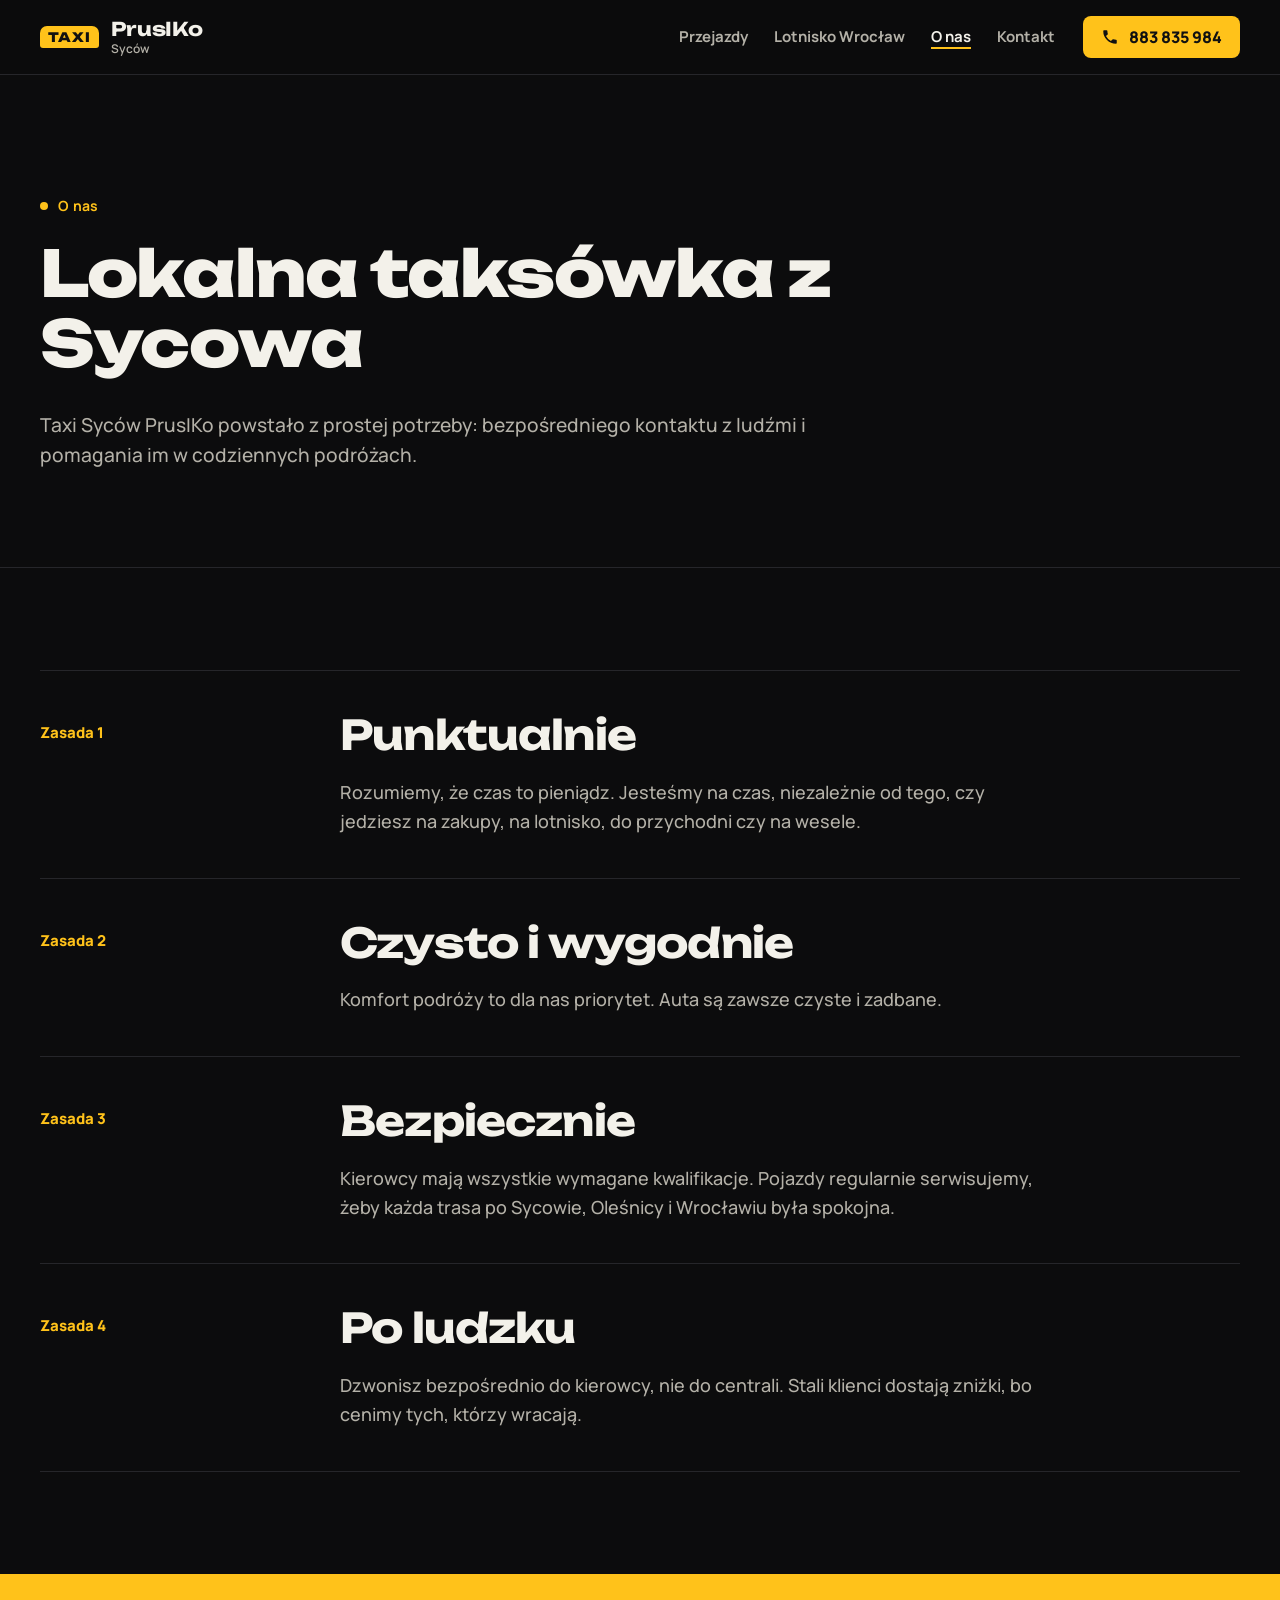
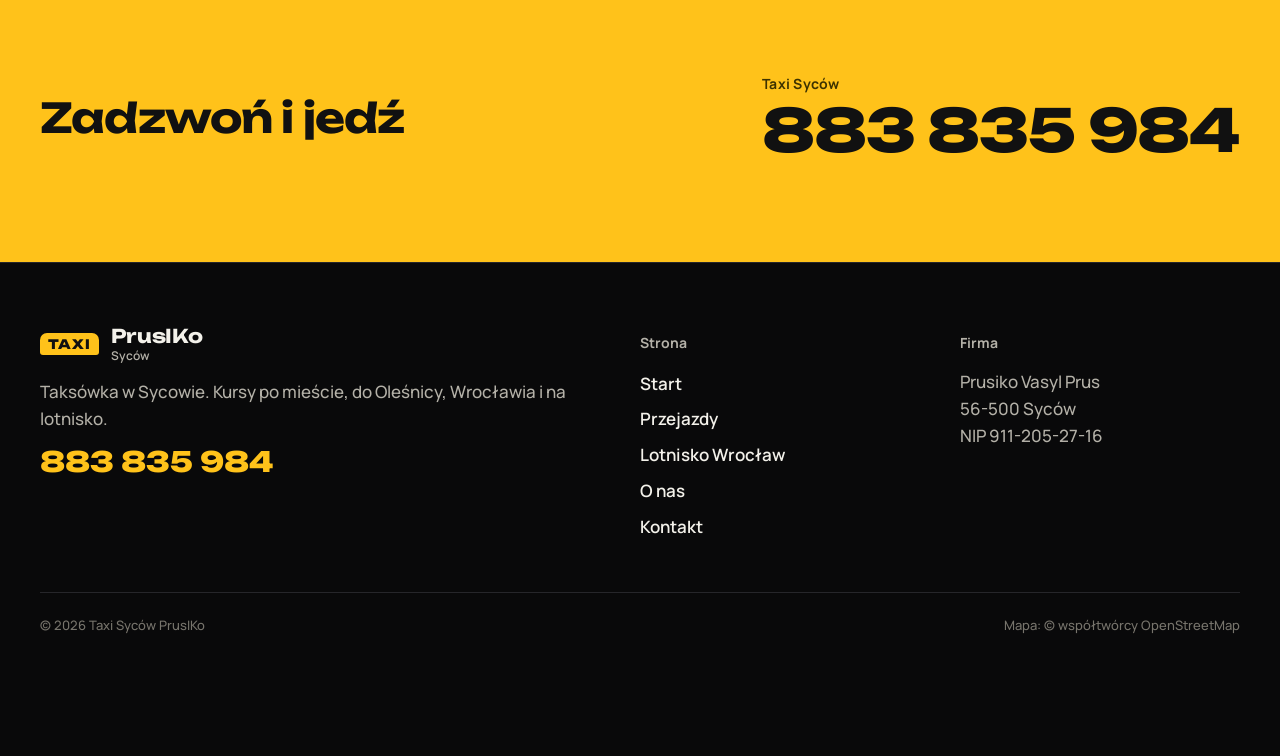
<file: o-nas/index.html>
<!doctype html>
<html lang="pl">
<head>
<meta charset="utf-8">
<meta name="viewport" content="width=device-width,initial-scale=1">
<title>O nas — lokalna taksówka z Sycowa | PrusIKo</title>
<meta name="description" content="Taxi Syców PrusIKo: punktualnie, czysto, bezpiecznie. Dzwonisz bezpośrednio do kierowcy. Zniżki dla stałych klientów.">
<link rel="canonical" href="https://impulseo-pl.github.io/taxi-sycow-prusiko/o-nas/">
<meta name="theme-color" content="#0c0c0d">
<meta property="og:type" content="website"><meta property="og:locale" content="pl_PL">
<meta property="og:title" content="O nas — lokalna taksówka z Sycowa | PrusIKo"><meta property="og:description" content="Taxi Syców PrusIKo: punktualnie, czysto, bezpiecznie. Dzwonisz bezpośrednio do kierowcy. Zniżki dla stałych klientów.">
<meta property="og:url" content="https://impulseo-pl.github.io/taxi-sycow-prusiko/o-nas/"><meta property="og:image" content="https://impulseo-pl.github.io/taxi-sycow-prusiko/img/og.png">
<link rel="icon" href="../img/ikona.svg" type="image/svg+xml">
<link rel="preconnect" href="https://fonts.googleapis.com"><link rel="preconnect" href="https://fonts.gstatic.com" crossorigin>
<link rel="stylesheet" href="https://fonts.googleapis.com/css2?family=Unbounded:wght@600;700;800&family=Manrope:wght@400;500;600;700;800&display=swap">
<link rel="stylesheet" href="../assets/styles.css">

<script>(function(){try{if(matchMedia('(prefers-reduced-motion:reduce)').matches)return;if(location.search.indexOf('intro')<0){if(sessionStorage.getItem('tsp-intro'))return;sessionStorage.setItem('tsp-intro','1')}document.documentElement.classList.add('intro-on')}catch(e){}})();</script>
<script type="application/ld+json">{"@context": "https://schema.org", "@graph": [{"@type": "TaxiService", "@id": "https://impulseo-pl.github.io/taxi-sycow-prusiko/#firma", "name": "Taxi Syców PrusIKo", "legalName": "Prusiko Vasyl Prus", "taxID": "9112052716", "description": "Taksówka w Sycowie: przejazdy po mieście, do Oleśnicy i Wrocławia, na lotnisko Wrocław, do przychodni i szpitala, powroty z imprez i wesel.", "url": "https://impulseo-pl.github.io/taxi-sycow-prusiko/", "telephone": "+48883835984", "provider": {"@type": "LocalBusiness", "name": "Taxi Syców PrusIKo", "telephone": "+48883835984", "address": {"@type": "PostalAddress", "addressLocality": "Syców", "postalCode": "56-500", "addressRegion": "dolnośląskie", "addressCountry": "PL"}}, "areaServed": [{"@type": "City", "name": "Syców"}, {"@type": "City", "name": "Oleśnica"}, {"@type": "City", "name": "Wrocław"}, {"@type": "City", "name": "Międzybórz"}, {"@type": "City", "name": "Kępno"}]}, {"@type": "BreadcrumbList", "itemListElement": [{"@type": "ListItem", "position": 1, "name": "Taxi Syców PrusIKo", "item": "https://impulseo-pl.github.io/taxi-sycow-prusiko/"}, {"@type": "ListItem", "position": 2, "name": "O nas", "item": "https://impulseo-pl.github.io/taxi-sycow-prusiko/o-nas/"}]}]}</script>
</head>
<body>
<div id="intro" aria-hidden="true"><span class="intro-sign"><i>TAXI</i></span></div>
<header class="top">
  <div class="w top-in">
    <a class="brand" href="../" aria-label="Taxi Syców PrusIKo — strona główna"><span class="brand-sign" aria-hidden="true"><i>TAXI</i></span><span class="brand-txt"><b>PrusIKo</b><small>Syców</small></span></a>
    <nav class="nav" aria-label="Główna"><a href="../przejazdy/">Przejazdy</a><a href="../lotnisko/">Lotnisko Wrocław</a><a href="../o-nas/" aria-current="page">O nas</a><a href="../kontakt/">Kontakt</a></nav>
    <a class="btn btn-y top-tel" href="tel:+48883835984"><svg viewBox="0 0 24 24" aria-hidden="true"><path d="M6.6 10.8a15.1 15.1 0 0 0 6.6 6.6l2.2-2.2c.3-.3.7-.4 1-.2 1.1.4 2.3.6 3.6.6.6 0 1 .4 1 1V20c0 .6-.4 1-1 1A17 17 0 0 1 3 4c0-.6.4-1 1-1h3.5c.6 0 1 .4 1 1 0 1.3.2 2.5.6 3.6.1.3 0 .7-.2 1z"/></svg>883 835 984</a>
    <button class="burger" type="button" aria-expanded="false" aria-controls="mnav" aria-label="Menu"><span></span><span></span></button>
  </div>
  <nav class="mnav" id="mnav" aria-label="Menu mobilne"><a href="../">Start</a><a href="../przejazdy/">Przejazdy</a><a href="../lotnisko/">Lotnisko Wrocław</a><a href="../o-nas/" aria-current="page">O nas</a><a href="../kontakt/">Kontakt</a></nav>
</header>
<main>

<section class="phead"><div class="w">
  <p class="kick"><span class="dot"></span>O nas</p>
  <h1>Lokalna taksówka z Sycowa</h1>
  <p class="lead">Taxi Syców PrusIKo powstało z prostej potrzeby: bezpośredniego kontaktu z ludźmi i pomagania im w codziennych podróżach.</p>
</div></section>

<section class="sec"><div class="w rows">
  <article class="row"><div class="row-n">Zasada 1</div><div><h2>Punktualnie</h2><p>Rozumiemy, że czas to pieniądz. Jesteśmy na czas, niezależnie od tego, czy jedziesz na zakupy, na lotnisko, do przychodni czy na wesele.</p></div></article>
  <article class="row"><div class="row-n">Zasada 2</div><div><h2>Czysto i wygodnie</h2><p>Komfort podróży to dla nas priorytet. Auta są zawsze czyste i zadbane.</p></div></article>
  <article class="row"><div class="row-n">Zasada 3</div><div><h2>Bezpiecznie</h2><p>Kierowcy mają wszystkie wymagane kwalifikacje. Pojazdy regularnie serwisujemy, żeby każda trasa po Sycowie, Oleśnicy i Wrocławiu była spokojna.</p></div></article>
  <article class="row"><div class="row-n">Zasada 4</div><div><h2>Po ludzku</h2><p>Dzwonisz bezpośrednio do kierowcy, nie do centrali. Stali klienci dostają zniżki, bo cenimy tych, którzy wracają.</p></div></article>
</div></section>

<section class="sec sec-y"><div class="w cta">
  <h2>Zadzwoń i jedź</h2>
  <a class="bigtel bigtel-d" href="tel:+48883835984"><small>Taxi Syców</small>883 835 984</a>
</div></section>

</main>
<footer class="foot">
  <div class="w foot-in">
    <div class="foot-a">
      <a class="brand" href="../"><span class="brand-sign" aria-hidden="true"><i>TAXI</i></span><span class="brand-txt"><b>PrusIKo</b><small>Syców</small></span></a>
      <p>Taksówka w Sycowie. Kursy po mieście, do Oleśnicy, Wrocławia i na lotnisko.</p>
      <a class="foot-tel" href="tel:+48883835984">883 835 984</a>
    </div>
    <div><h4>Strona</h4><ul><li><a href="../">Start</a></li><li><a href="../przejazdy/">Przejazdy</a></li><li><a href="../lotnisko/">Lotnisko Wrocław</a></li><li><a href="../o-nas/">O nas</a></li><li><a href="../kontakt/">Kontakt</a></li></ul></div>
    <div><h4>Firma</h4><p>Prusiko Vasyl Prus<br>56-500 Syców<br>NIP 911-205-27-16</p></div>
  </div>
  <div class="w foot-b"><span>© 2026 Taxi Syców PrusIKo</span><span>Mapa: © współtwórcy OpenStreetMap</span></div>
</footer>
<div class="dock" aria-label="Szybki kontakt">
  <a href="tel:+48883835984" class="dock-tel"><svg viewBox="0 0 24 24" aria-hidden="true"><path d="M6.6 10.8a15.1 15.1 0 0 0 6.6 6.6l2.2-2.2c.3-.3.7-.4 1-.2 1.1.4 2.3.6 3.6.6.6 0 1 .4 1 1V20c0 .6-.4 1-1 1A17 17 0 0 1 3 4c0-.6.4-1 1-1h3.5c.6 0 1 .4 1 1 0 1.3.2 2.5.6 3.6.1.3 0 .7-.2 1z"/></svg>Zadzwoń</a>
  <a href="../kontakt/#zamow" class="dock-sms"><svg viewBox="0 0 24 24" aria-hidden="true"><path d="M4 4h16a1 1 0 0 1 1 1v11a1 1 0 0 1-1 1H9l-4.4 3.5c-.3.3-.6 0-.6-.3V17a1 1 0 0 1-1-1V5a1 1 0 0 1 1-1z"/></svg>Zamów SMS-em</a>
</div>
<script>window.TSP={tel:"+48883835984",base:"../"}</script>
<script src="../assets/app.js" defer></script>
<script src="../assets/licznik.js" defer></script>
</body>
</html>
</file>
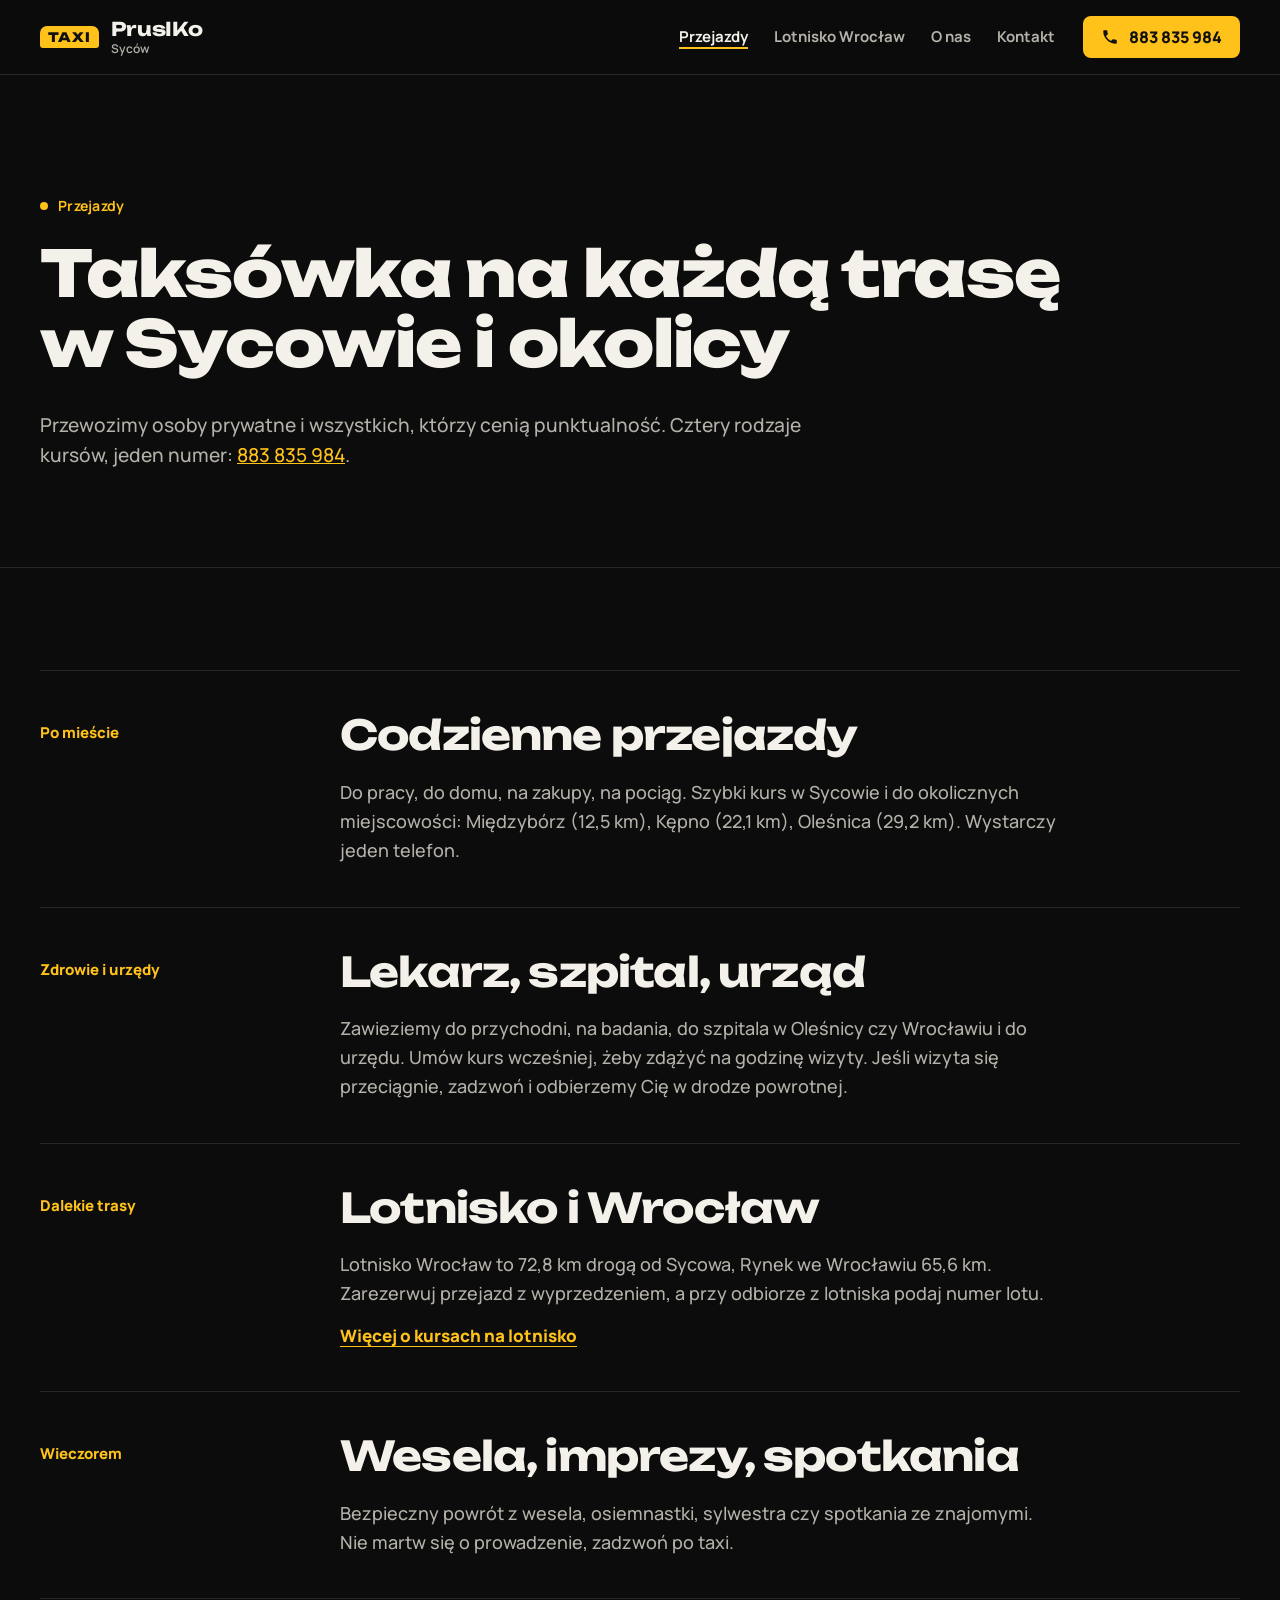
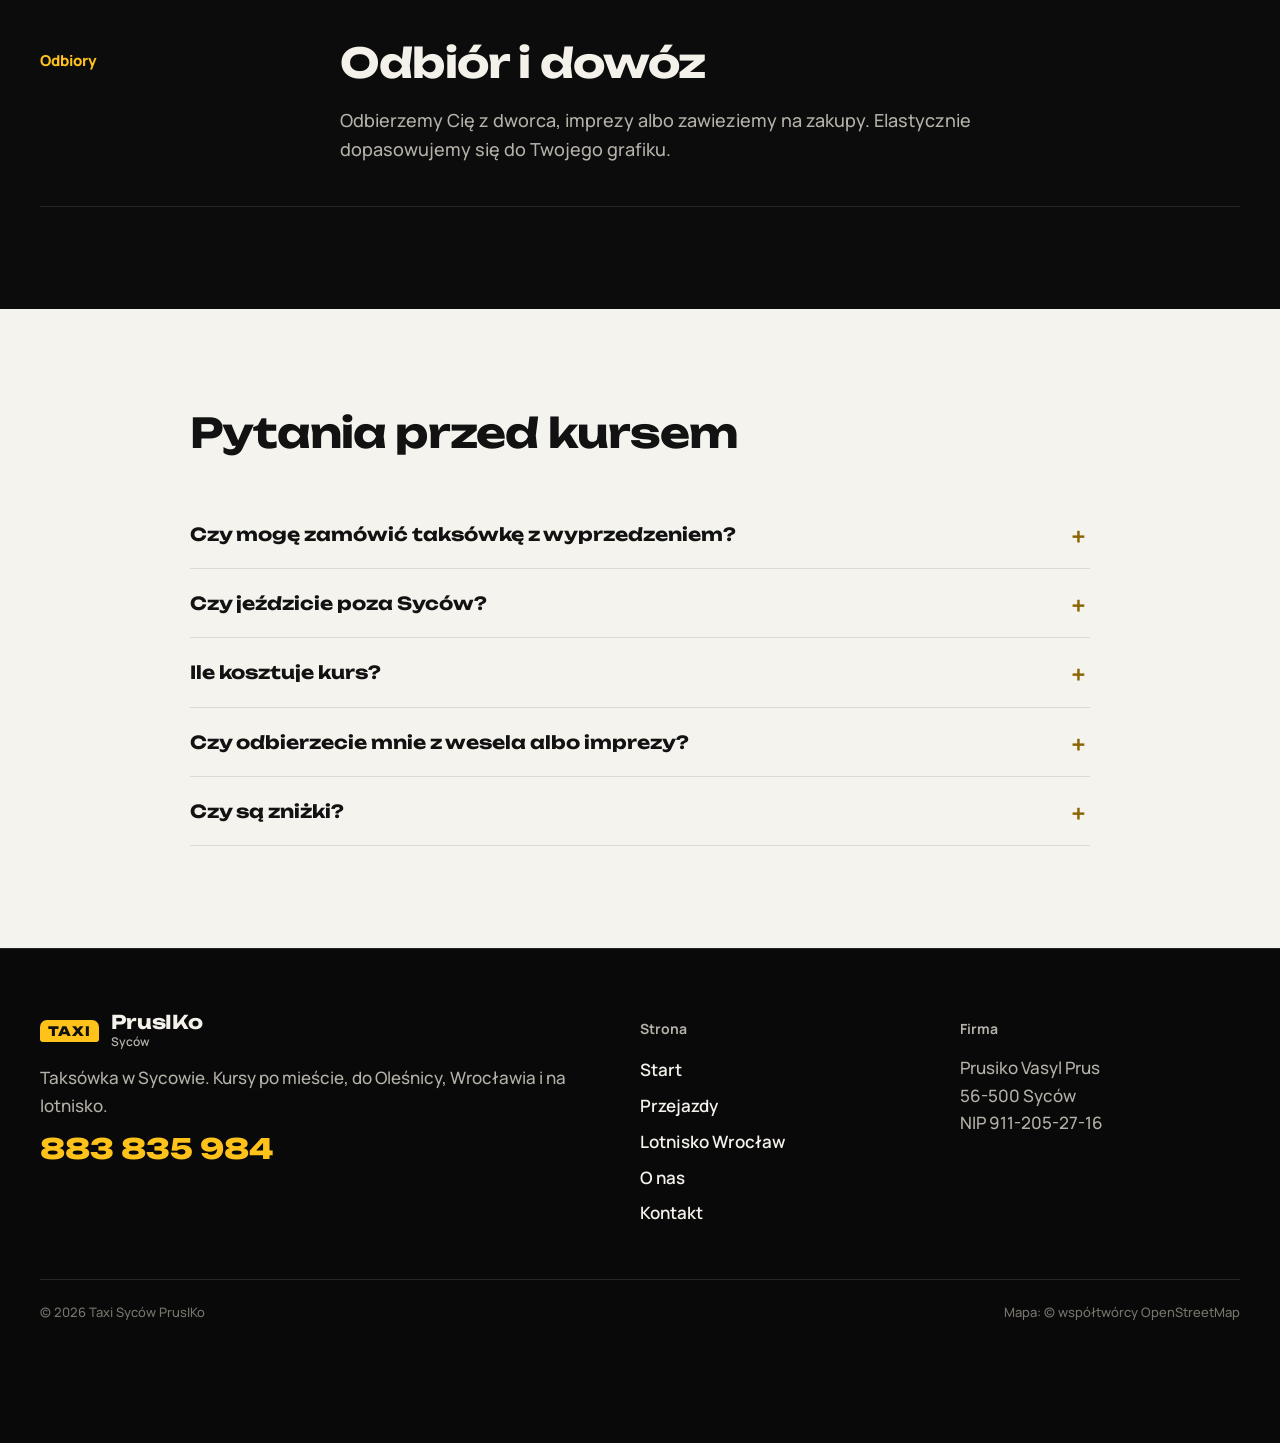
<file: przejazdy/index.html>
<!doctype html>
<html lang="pl">
<head>
<meta charset="utf-8">
<meta name="viewport" content="width=device-width,initial-scale=1">
<title>Przejazdy taxi Syców — lekarz, dworzec, wesela | PrusIKo</title>
<meta name="description" content="Codzienne kursy w Sycowie, dojazdy do przychodni i szpitala, odbiory z dworca, powroty z wesel i imprez. Taxi Syców tel. 883 835 984.">
<link rel="canonical" href="https://impulseo-pl.github.io/taxi-sycow-prusiko/przejazdy/">
<meta name="theme-color" content="#0c0c0d">
<meta property="og:type" content="website"><meta property="og:locale" content="pl_PL">
<meta property="og:title" content="Przejazdy taxi Syców — lekarz, dworzec, wesela | PrusIKo"><meta property="og:description" content="Codzienne kursy w Sycowie, dojazdy do przychodni i szpitala, odbiory z dworca, powroty z wesel i imprez. Taxi Syców tel. 883 835 984.">
<meta property="og:url" content="https://impulseo-pl.github.io/taxi-sycow-prusiko/przejazdy/"><meta property="og:image" content="https://impulseo-pl.github.io/taxi-sycow-prusiko/img/og.png">
<link rel="icon" href="../img/ikona.svg" type="image/svg+xml">
<link rel="preconnect" href="https://fonts.googleapis.com"><link rel="preconnect" href="https://fonts.gstatic.com" crossorigin>
<link rel="stylesheet" href="https://fonts.googleapis.com/css2?family=Unbounded:wght@600;700;800&family=Manrope:wght@400;500;600;700;800&display=swap">
<link rel="stylesheet" href="../assets/styles.css">

<script>(function(){try{if(matchMedia('(prefers-reduced-motion:reduce)').matches)return;if(location.search.indexOf('intro')<0){if(sessionStorage.getItem('tsp-intro'))return;sessionStorage.setItem('tsp-intro','1')}document.documentElement.classList.add('intro-on')}catch(e){}})();</script>
<script type="application/ld+json">{"@context": "https://schema.org", "@graph": [{"@type": "TaxiService", "@id": "https://impulseo-pl.github.io/taxi-sycow-prusiko/#firma", "name": "Taxi Syców PrusIKo", "legalName": "Prusiko Vasyl Prus", "taxID": "9112052716", "description": "Taksówka w Sycowie: przejazdy po mieście, do Oleśnicy i Wrocławia, na lotnisko Wrocław, do przychodni i szpitala, powroty z imprez i wesel.", "url": "https://impulseo-pl.github.io/taxi-sycow-prusiko/", "telephone": "+48883835984", "provider": {"@type": "LocalBusiness", "name": "Taxi Syców PrusIKo", "telephone": "+48883835984", "address": {"@type": "PostalAddress", "addressLocality": "Syców", "postalCode": "56-500", "addressRegion": "dolnośląskie", "addressCountry": "PL"}}, "areaServed": [{"@type": "City", "name": "Syców"}, {"@type": "City", "name": "Oleśnica"}, {"@type": "City", "name": "Wrocław"}, {"@type": "City", "name": "Międzybórz"}, {"@type": "City", "name": "Kępno"}]}, {"@type": "FAQPage", "mainEntity": [{"@type": "Question", "name": "Czy mogę zamówić taksówkę z wyprzedzeniem?", "acceptedAnswer": {"@type": "Answer", "text": "Tak. Zadzwoń albo wyślij SMS z datą, godziną i adresem odbioru. Kursy na lotnisko i wczesne poranne najlepiej umawiać dzień wcześniej."}}, {"@type": "Question", "name": "Czy jeździcie poza Syców?", "acceptedAnswer": {"@type": "Answer", "text": "Tak. Jeździmy do Oleśnicy, Wrocławia, na lotnisko Wrocław i do okolicznych miejscowości. Dalsze trasy ustal z kierowcą przez telefon."}}, {"@type": "Question", "name": "Ile kosztuje kurs?", "acceptedAnswer": {"@type": "Answer", "text": "Cenę konkretnego kursu podaje kierowca przy zamówieniu. Powiedz, skąd i dokąd jedziesz, a od razu usłyszysz kwotę."}}, {"@type": "Question", "name": "Czy odbierzecie mnie z wesela albo imprezy?", "acceptedAnswer": {"@type": "Answer", "text": "Tak. Możesz umówić odbiór na konkretną godzinę albo zadzwonić, kiedy będziesz gotowy do powrotu."}}, {"@type": "Question", "name": "Czy są zniżki?", "acceptedAnswer": {"@type": "Answer", "text": "Tak, dla stałych klientów. Zapytaj kierowcę przy zamówieniu."}}]}, {"@type": "BreadcrumbList", "itemListElement": [{"@type": "ListItem", "position": 1, "name": "Taxi Syców PrusIKo", "item": "https://impulseo-pl.github.io/taxi-sycow-prusiko/"}, {"@type": "ListItem", "position": 2, "name": "Przejazdy", "item": "https://impulseo-pl.github.io/taxi-sycow-prusiko/przejazdy/"}]}]}</script>
</head>
<body>
<div id="intro" aria-hidden="true"><span class="intro-sign"><i>TAXI</i></span></div>
<header class="top">
  <div class="w top-in">
    <a class="brand" href="../" aria-label="Taxi Syców PrusIKo — strona główna"><span class="brand-sign" aria-hidden="true"><i>TAXI</i></span><span class="brand-txt"><b>PrusIKo</b><small>Syców</small></span></a>
    <nav class="nav" aria-label="Główna"><a href="../przejazdy/" aria-current="page">Przejazdy</a><a href="../lotnisko/">Lotnisko Wrocław</a><a href="../o-nas/">O nas</a><a href="../kontakt/">Kontakt</a></nav>
    <a class="btn btn-y top-tel" href="tel:+48883835984"><svg viewBox="0 0 24 24" aria-hidden="true"><path d="M6.6 10.8a15.1 15.1 0 0 0 6.6 6.6l2.2-2.2c.3-.3.7-.4 1-.2 1.1.4 2.3.6 3.6.6.6 0 1 .4 1 1V20c0 .6-.4 1-1 1A17 17 0 0 1 3 4c0-.6.4-1 1-1h3.5c.6 0 1 .4 1 1 0 1.3.2 2.5.6 3.6.1.3 0 .7-.2 1z"/></svg>883 835 984</a>
    <button class="burger" type="button" aria-expanded="false" aria-controls="mnav" aria-label="Menu"><span></span><span></span></button>
  </div>
  <nav class="mnav" id="mnav" aria-label="Menu mobilne"><a href="../">Start</a><a href="../przejazdy/" aria-current="page">Przejazdy</a><a href="../lotnisko/">Lotnisko Wrocław</a><a href="../o-nas/">O nas</a><a href="../kontakt/">Kontakt</a></nav>
</header>
<main>

<section class="phead"><div class="w">
  <p class="kick"><span class="dot"></span>Przejazdy</p>
  <h1>Taksówka na każdą trasę w Sycowie i okolicy</h1>
  <p class="lead">Przewozimy osoby prywatne i wszystkich, którzy cenią punktualność. Cztery rodzaje kursów, jeden numer: <a href="tel:+48883835984">883 835 984</a>.</p>
</div></section>

<section class="sec"><div class="w rows">
  <article class="row" id="codzienne"><div class="row-n">Po mieście</div><div><h2>Codzienne przejazdy</h2><p>Do pracy, do domu, na zakupy, na pociąg. Szybki kurs w Sycowie i do okolicznych miejscowości: Międzybórz (12,5 km), Kępno (22,1 km), Oleśnica (29,2 km). Wystarczy jeden telefon.</p></div></article>
  <article class="row" id="wizyty"><div class="row-n">Zdrowie i urzędy</div><div><h2>Lekarz, szpital, urząd</h2><p>Zawieziemy do przychodni, na badania, do szpitala w Oleśnicy czy Wrocławiu i do urzędu. Umów kurs wcześniej, żeby zdążyć na godzinę wizyty. Jeśli wizyta się przeciągnie, zadzwoń i odbierzemy Cię w drodze powrotnej.</p></div></article>
  <article class="row" id="lotnisko"><div class="row-n">Dalekie trasy</div><div><h2>Lotnisko i Wrocław</h2><p>Lotnisko Wrocław to 72,8 km drogą od Sycowa, Rynek we Wrocławiu 65,6 km. Zarezerwuj przejazd z wyprzedzeniem, a przy odbiorze z lotniska podaj numer lotu.</p><a class="lnk" href="../lotnisko/">Więcej o kursach na lotnisko</a></div></article>
  <article class="row" id="imprezy"><div class="row-n">Wieczorem</div><div><h2>Wesela, imprezy, spotkania</h2><p>Bezpieczny powrót z wesela, osiemnastki, sylwestra czy spotkania ze znajomymi. Nie martw się o prowadzenie, zadzwoń po taxi.</p></div></article>
  <article class="row" id="dworzec"><div class="row-n">Odbiory</div><div><h2>Odbiór i dowóz</h2><p>Odbierzemy Cię z dworca, imprezy albo zawieziemy na zakupy. Elastycznie dopasowujemy się do Twojego grafiku.</p></div></article>
</div></section>

<section class="sec sec-light"><div class="w faq-w">
  <div class="sec-h"><h2>Pytania przed kursem</h2></div>
  <div class="faq"><details><summary>Czy mogę zamówić taksówkę z wyprzedzeniem?</summary><p>Tak. Zadzwoń albo wyślij SMS z datą, godziną i adresem odbioru. Kursy na lotnisko i wczesne poranne najlepiej umawiać dzień wcześniej.</p></details><details><summary>Czy jeździcie poza Syców?</summary><p>Tak. Jeździmy do Oleśnicy, Wrocławia, na lotnisko Wrocław i do okolicznych miejscowości. Dalsze trasy ustal z kierowcą przez telefon.</p></details><details><summary>Ile kosztuje kurs?</summary><p>Cenę konkretnego kursu podaje kierowca przy zamówieniu. Powiedz, skąd i dokąd jedziesz, a od razu usłyszysz kwotę.</p></details><details><summary>Czy odbierzecie mnie z wesela albo imprezy?</summary><p>Tak. Możesz umówić odbiór na konkretną godzinę albo zadzwonić, kiedy będziesz gotowy do powrotu.</p></details><details><summary>Czy są zniżki?</summary><p>Tak, dla stałych klientów. Zapytaj kierowcę przy zamówieniu.</p></details></div>
</div></section>

</main>
<footer class="foot">
  <div class="w foot-in">
    <div class="foot-a">
      <a class="brand" href="../"><span class="brand-sign" aria-hidden="true"><i>TAXI</i></span><span class="brand-txt"><b>PrusIKo</b><small>Syców</small></span></a>
      <p>Taksówka w Sycowie. Kursy po mieście, do Oleśnicy, Wrocławia i na lotnisko.</p>
      <a class="foot-tel" href="tel:+48883835984">883 835 984</a>
    </div>
    <div><h4>Strona</h4><ul><li><a href="../">Start</a></li><li><a href="../przejazdy/">Przejazdy</a></li><li><a href="../lotnisko/">Lotnisko Wrocław</a></li><li><a href="../o-nas/">O nas</a></li><li><a href="../kontakt/">Kontakt</a></li></ul></div>
    <div><h4>Firma</h4><p>Prusiko Vasyl Prus<br>56-500 Syców<br>NIP 911-205-27-16</p></div>
  </div>
  <div class="w foot-b"><span>© 2026 Taxi Syców PrusIKo</span><span>Mapa: © współtwórcy OpenStreetMap</span></div>
</footer>
<div class="dock" aria-label="Szybki kontakt">
  <a href="tel:+48883835984" class="dock-tel"><svg viewBox="0 0 24 24" aria-hidden="true"><path d="M6.6 10.8a15.1 15.1 0 0 0 6.6 6.6l2.2-2.2c.3-.3.7-.4 1-.2 1.1.4 2.3.6 3.6.6.6 0 1 .4 1 1V20c0 .6-.4 1-1 1A17 17 0 0 1 3 4c0-.6.4-1 1-1h3.5c.6 0 1 .4 1 1 0 1.3.2 2.5.6 3.6.1.3 0 .7-.2 1z"/></svg>Zadzwoń</a>
  <a href="../kontakt/#zamow" class="dock-sms"><svg viewBox="0 0 24 24" aria-hidden="true"><path d="M4 4h16a1 1 0 0 1 1 1v11a1 1 0 0 1-1 1H9l-4.4 3.5c-.3.3-.6 0-.6-.3V17a1 1 0 0 1-1-1V5a1 1 0 0 1 1-1z"/></svg>Zamów SMS-em</a>
</div>
<script>window.TSP={tel:"+48883835984",base:"../"}</script>
<script src="../assets/app.js" defer></script>
<script src="../assets/licznik.js" defer></script>
</body>
</html>
</file>
<file: assets/styles.css>
:root{
  --bg:#0c0c0d;--bg2:#141416;--line:#26262a;--ink:#f3f1ea;--mut:#b4b1a8;
  --y:#ffc21a;--y2:#ffd659;--yd:#1a1400;
  --paper:#f5f3ee;--pink:#121212;--pmut:#4a4842;--pline:#dedad0;
  --r:8px;--hf:'Unbounded',system-ui,sans-serif;--bf:'Manrope',system-ui,sans-serif;
}
*{box-sizing:border-box}
html{scroll-behavior:smooth}
body{margin:0;background:var(--bg);color:var(--ink);font:500 17px/1.6 var(--bf);-webkit-font-smoothing:antialiased}
a{color:inherit}
img{max-width:100%}
.w{width:min(1200px,100% - 32px);margin-inline:auto}
h1,h2,h3{font-family:var(--hf);line-height:1.08;letter-spacing:-.02em;margin:0 0 .5em}
h1{font-size:clamp(36px,5.6vw,74px);font-weight:800}
h2{font-size:clamp(26px,3.2vw,42px);font-weight:700}
h3{font-size:19px;font-weight:700}
.y{color:var(--y)}
.lead{font-size:clamp(17px,1.5vw,20px);color:var(--mut);max-width:40em}
.lead a{color:var(--y)}
.btn svg,.dock svg{width:18px;height:18px;fill:currentColor;flex:none}

/* intro: kogut zapala sie, kurtyna zjezdza */
#intro{display:none}
.intro-on #intro{display:grid;place-items:center;position:fixed;inset:0;z-index:100;background:#08080a;animation:curtain .7s cubic-bezier(.7,0,.3,1) 1.5s forwards}
.intro-sign{display:inline-block;padding:18px 34px 14px;border-radius:14px 14px 6px 6px;background:#222;border:2px solid #333;animation:lit 1.2s steps(1) .2s forwards}
.intro-sign i{font:800 clamp(40px,8vw,72px)/1 var(--hf);font-style:normal;letter-spacing:.06em;color:#3a3a3a}
.intro-on .intro-sign i{animation:littxt 1.2s steps(1) .2s forwards}
@keyframes lit{0%{background:#222}20%{background:var(--y);box-shadow:0 0 80px rgba(255,194,26,.55)}30%{background:#222;box-shadow:none}45%,100%{background:var(--y);box-shadow:0 0 90px rgba(255,194,26,.5)}}
@keyframes littxt{0%{color:#3a3a3a}20%{color:#111}30%{color:#3a3a3a}45%,100%{color:#111}}
@keyframes curtain{to{transform:translateY(-100%)}}

/* naglowek */
.top{position:sticky;top:0;z-index:50;background:rgba(12,12,13,.86);backdrop-filter:blur(10px);border-bottom:1px solid var(--line)}
.top-in{display:flex;align-items:center;gap:28px;height:74px}
.brand{display:flex;align-items:center;gap:12px;text-decoration:none}
.brand-sign{display:inline-grid;place-items:center;background:var(--y);color:#111;border-radius:7px 7px 3px 3px;padding:5px 8px 4px}
.brand-sign i{font:800 13px/1 var(--hf);font-style:normal;letter-spacing:.08em}
.brand-txt{display:flex;flex-direction:column;line-height:1}
.brand-txt b{font:700 19px/1 var(--hf);letter-spacing:-.01em}
.brand-txt small{font-size:12px;color:var(--mut);margin-top:4px;font-weight:600}
.nav{display:flex;gap:26px;margin-left:auto}
.nav a{text-decoration:none;font-weight:700;font-size:15px;color:var(--mut)}
.nav a:hover,.nav a[aria-current]{color:var(--ink)}
.nav a[aria-current]{box-shadow:inset 0 -2px var(--y)}
.btn{display:inline-flex;align-items:center;gap:10px;justify-content:center;padding:14px 22px;border-radius:var(--r);font:800 16px/1 var(--bf);text-decoration:none;border:0;cursor:pointer}
.btn-y{background:var(--y);color:#111}
.btn-y:hover{background:var(--y2)}
.btn-o{border:1.5px solid #444;color:var(--ink);background:transparent}
.btn-o:hover{border-color:var(--y)}
.btn-d{background:#111;color:var(--y)}
.top-tel{padding:12px 18px}
.burger{display:none;margin-left:auto;background:none;border:0;width:44px;height:44px;cursor:pointer}
.burger span{display:block;height:2px;width:24px;background:var(--ink);margin:6px auto;transition:.2s}
.burger[aria-expanded=true] span:first-child{transform:translateY(4px) rotate(45deg)}
.burger[aria-expanded=true] span:last-child{transform:translateY(-4px) rotate(-45deg)}
.mnav{display:none}

/* hero */
.hero{position:relative;overflow:hidden;border-bottom:1px solid var(--line)}
.hero-map{position:absolute;inset:0;z-index:0;background:#0c0c0d}
.hero-map .leaflet-tile-pane{filter:grayscale(1) invert(1) brightness(.55) contrast(1.15)}
.hero-veil{position:absolute;inset:0;z-index:1;pointer-events:none;background:linear-gradient(90deg,rgba(12,12,13,.97) 0%,rgba(12,12,13,.86) 42%,rgba(12,12,13,.35) 75%,rgba(12,12,13,.55) 100%),linear-gradient(0deg,rgba(12,12,13,1) 0%,rgba(12,12,13,0) 30%)}
.hero-in{position:relative;z-index:2;display:grid;grid-template-columns:1.1fr .9fr;gap:56px;align-items:center;padding:84px 0 40px}
.kick{display:inline-flex;align-items:center;gap:10px;font-weight:700;font-size:14px;color:var(--y);margin:0 0 22px;letter-spacing:.02em}
.dot{width:8px;height:8px;border-radius:50%;background:var(--y)}
.bigtel{display:inline-flex;flex-direction:column;text-decoration:none;margin-top:18px;font:800 clamp(36px,4.6vw,60px)/1 var(--hf);color:var(--y);letter-spacing:-.02em}
.bigtel small{font:700 14px/1 var(--bf);color:var(--mut);letter-spacing:.02em;margin-bottom:10px}
.bigtel:hover{color:var(--y2)}
.bigtel-d{color:#111}.bigtel-d small{color:#3d3200}.bigtel-d:hover{color:#000}
.hero-in{padding-bottom:84px}
.hero-map .leaflet-tile-pane{filter:grayscale(1) invert(1) brightness(.5) contrast(1.2)}
.trasy{position:relative;background:#0c0c0d;border-bottom:1px solid var(--line)}
.trasy-map{position:absolute;inset:0;z-index:0}
.trasy-map .leaflet-tile-pane{filter:grayscale(1) invert(1) brightness(.6) contrast(1.15)}
.trasy:after{content:"";position:absolute;inset:0;z-index:1;pointer-events:none;background:linear-gradient(90deg,rgba(12,12,13,.96) 0%,rgba(12,12,13,.6) 24%,rgba(12,12,13,0) 40%),linear-gradient(0deg,rgba(12,12,13,.97) 0%,rgba(12,12,13,.6) 22%,rgba(12,12,13,0) 36%)}
.trasy-in{position:relative;z-index:2;min-height:760px;display:flex;flex-direction:column;justify-content:space-between;padding:80px 0 40px;pointer-events:none}
.trasy-in .routes,.trasy-in .src{pointer-events:auto}
.trasy-h p{color:var(--mut);margin:0}

/* formularz SMS */
.book{background:rgba(20,20,22,.94);border:1px solid #33332f;border-top:4px solid var(--y);border-radius:var(--r);padding:24px;display:grid;grid-template-columns:1fr 1fr;gap:14px 14px}
.book-h{grid-column:1/-1;display:flex;flex-direction:column;gap:2px;margin-bottom:4px}
.book-h b{font:700 20px/1.2 var(--hf)}
.book-h span{font-size:14px;color:var(--mut)}
.f{display:flex;flex-direction:column;gap:6px;grid-column:1/-1}
.f-s{grid-column:auto}
.f>span{font-size:13px;font-weight:700;color:var(--mut)}
.f em{font-style:normal;font-weight:500;color:#77746c}
.book input,.book select{width:100%;background:#0c0c0d;border:1.5px solid #34342f;border-radius:6px;color:var(--ink);font:600 16px var(--bf);padding:12px 13px;color-scheme:dark}
.book input:focus,.book select:focus{outline:0;border-color:var(--y)}
.book input::placeholder{color:#6d6a63}
.book .bad{border-color:#ff6b4a}
.seg{display:flex;background:#0c0c0d;border:1.5px solid #34342f;border-radius:6px;padding:3px}
.seg label{flex:1;cursor:pointer;position:relative}
.seg input{position:absolute;inset:0;width:100%;height:100%;margin:0;opacity:0;pointer-events:none}
.seg i{display:block;text-align:center;font-style:normal;font-weight:700;font-size:15px;padding:9px;border-radius:4px;color:var(--mut)}
.seg input:checked+i{background:var(--y);color:#111}
.seg input:focus-visible+i{outline:2px solid var(--y);outline-offset:2px}
.termin{display:none;gap:10px;margin-top:4px}
.termin input{flex:1}
.book.later .termin{display:flex}
.book-go{grid-column:1/-1;display:flex;gap:10px;flex-wrap:wrap;margin-top:6px}
.book-go .btn{flex:1 1 220px}
.book-n{grid-column:1/-1;margin:0;font-size:14px;color:var(--mut);background:#0c0c0d;border-radius:6px;padding:12px;white-space:pre-line}

/* trasy */
.routes{list-style:none;margin:0;padding:0;display:grid;grid-template-columns:repeat(5,1fr);border:1px solid var(--line);border-radius:var(--r);background:rgba(12,12,13,.8)}
.routes li{padding:16px 18px;border-right:1px solid var(--line);display:flex;flex-direction:column;gap:4px;cursor:pointer;transition:background .2s}
.routes li:last-child{border-right:0}
.routes li span{font-size:14px;color:var(--mut);font-weight:600}
.routes li b{font:700 22px/1 var(--hf)}
.routes li.on,.routes li:hover{background:rgba(255,194,26,.1)}
.routes li.on b,.routes li:hover b{color:var(--y)}
.src{font-size:13px;color:#7d7a72;margin:10px 0 0}

.checker{height:22px;background:conic-gradient(var(--y) 25%,#111 0 50%,var(--y) 0 75%,#111 0) 0 0/22px 22px}

/* sekcje */
.sec{padding:clamp(64px,8vw,110px) 0}
.sec-h{max-width:720px;margin-bottom:44px}
.sec-h p{color:var(--mut);font-size:18px;margin:0}
.sec-light{background:var(--paper);color:var(--pink)}
.sec-light .sec-h p,.sec-light p{color:var(--pmut)}
.sec-light .routes{background:#fff;border-color:var(--pline)}
.sec-light .routes li{border-color:var(--pline)}
.sec-light .routes li span{color:var(--pmut)}
.sec-light .routes li.on b,.sec-light .routes li:hover b{color:#8a6400}
.sec-light .routes li.on,.sec-light .routes li:hover{background:#fff6d9}
.sec-y{background:var(--y);color:#111}

/* kursy */
.rides{display:grid;grid-template-columns:1.3fr 1fr 1fr;grid-template-rows:auto auto;border:1px solid var(--line);border-radius:var(--r);overflow:hidden}
.ride{position:relative;display:flex;flex-direction:column;padding:30px;text-decoration:none;border-right:1px solid var(--line);border-bottom:1px solid var(--line);transition:background .25s}
.ride:hover{background:var(--bg2)}
.ride-t{font:700 21px/1.15 var(--hf);margin-bottom:10px}
.ride p{margin:0;color:var(--mut)}
.ride-big{grid-row:span 2;background:var(--y);color:#111;border:0}
.ride-big:hover{background:var(--y2)}
.ride-big .ride-t{font-size:clamp(28px,3vw,40px)}
.ride-big p{color:#3a3000;font-size:18px;max-width:22em}
.ride-km{font:800 clamp(56px,7vw,96px)/1 var(--hf);letter-spacing:-.04em;margin-top:auto;padding-top:40px}
.more{font-weight:800;margin-top:14px;text-decoration:underline;text-underline-offset:4px}
.rides .ride:nth-child(3),.rides .ride:nth-child(5){border-right:0}
.rides .ride:nth-child(4),.rides .ride:nth-child(5){border-bottom:0}

/* jak zamowic */
.steps{list-style:none;margin:0;padding:0;display:grid;grid-template-columns:repeat(3,1fr);gap:0;counter-reset:s;border-top:2px solid var(--pink)}
.steps li{padding:30px 30px 0 0;counter-increment:s}
.steps li+li{padding-left:30px;border-left:1px solid var(--pline)}
.steps h3{font-size:24px;display:flex;align-items:baseline;gap:12px}
.steps h3:before{content:counter(s);font:800 15px/1 var(--hf);background:var(--pink);color:var(--y);padding:6px 9px;border-radius:4px}
.steps a{font-weight:800;color:var(--pink);text-underline-offset:4px;text-decoration-color:var(--y);text-decoration-thickness:3px}

/* split */
.split{display:grid;grid-template-columns:1fr 1fr;gap:64px;align-items:start}
.big{font-size:19px;color:var(--mut);margin:0 0 26px}
.mt{margin-top:40px}
.who{list-style:none;margin:0;padding:0;border-top:1px solid var(--line)}
.who li{display:grid;grid-template-columns:200px 1fr;gap:20px;padding:22px 0;border-bottom:1px solid var(--line)}
.who b{font:700 17px/1.3 var(--hf)}
.who span{color:var(--mut)}
.cta{display:flex;align-items:center;justify-content:space-between;gap:30px;flex-wrap:wrap}
.cta h2{margin:0;max-width:14em}
.cta .bigtel{margin:0}

/* podstrony */
.phead{position:relative;overflow:hidden;padding:clamp(70px,9vw,120px) 0 clamp(50px,6vw,80px);border-bottom:1px solid var(--line)}
.phead .w{position:relative;z-index:2}
.phead h1{max-width:16em;font-size:clamp(34px,5vw,64px)}
.phead-map{min-height:600px;display:flex;align-items:center}
.phead-map .lead{max-width:30em}
.phead-map .hero-veil{background:linear-gradient(90deg,rgba(12,12,13,.97) 0%,rgba(12,12,13,.8) 40%,rgba(12,12,13,0) 62%)}
.phead-map .leaflet-tile-pane{filter:grayscale(1) invert(1) brightness(.6) contrast(1.15)}
.rows{border-top:1px solid var(--line)}
.row{display:grid;grid-template-columns:260px 1fr;gap:40px;padding:42px 0;border-bottom:1px solid var(--line);scroll-margin-top:90px}
.row-n{color:var(--y);font-weight:800;font-size:15px;padding-top:8px}
.row p{color:var(--mut);font-size:18px;margin:0;max-width:40em}
.lnk{display:inline-block;margin-top:14px;font-weight:800;color:var(--y);text-underline-offset:4px}
.faq-w{max-width:900px}
.faq details{border-bottom:1px solid var(--pline)}
.faq summary{cursor:pointer;list-style:none;padding:22px 40px 22px 0;font:700 18px/1.35 var(--hf);position:relative}
.faq summary::-webkit-details-marker{display:none}
.faq summary:after{content:"+";position:absolute;right:4px;top:18px;font:700 26px var(--bf);color:#8a6400}
.faq details[open] summary:after{content:"–"}
.faq p{margin:0 0 22px;font-size:17px}
.card-y{background:var(--y);color:#111;border-radius:var(--r);padding:34px}
.card-y h3{font-size:22px}
.check{list-style:none;margin:0 0 26px;padding:0}
.check li{padding:12px 0 12px 32px;border-bottom:1px solid rgba(0,0,0,.14);position:relative;font-weight:700}
.check li:before{content:"";position:absolute;left:4px;top:18px;width:12px;height:7px;border-left:3px solid #111;border-bottom:3px solid #111;transform:rotate(-45deg)}
.kontakt dl{margin:40px 0 0;display:grid;grid-template-columns:110px 1fr;gap:14px 20px;border-top:1px solid var(--line);padding-top:26px}
.kontakt dt{color:var(--mut);font-weight:700}
.kontakt dd{margin:0}
.map-box{height:440px;border-radius:var(--r);overflow:hidden;margin-bottom:18px;border:1px solid var(--pline)}
.map-box .leaflet-tile-pane{filter:grayscale(1)}

/* mapa: pinezki i podpisy */
.pin{background:var(--y);border:3px solid #111;border-radius:50%;box-shadow:0 0 0 2px var(--y)}
.pin-home{background:#111;border-color:var(--y)}
.tip{background:#111!important;color:#fff!important;border:0!important;border-radius:4px!important;font:700 13px var(--bf)!important;box-shadow:none!important;padding:5px 9px!important}
.tip:before{display:none}
.leaflet-container{font-family:var(--bf);background:#0c0c0d}
.map-box.leaflet-container{background:#e9e7e2}
.leaflet-control-attribution{font-size:10px!important;background:rgba(0,0,0,.5)!important;color:#aaa!important}
.leaflet-control-attribution a{color:#ddd!important}

/* stopka */
.foot{border-top:1px solid var(--line);padding:64px 0 120px;background:#09090a}
.foot-in{display:grid;grid-template-columns:2fr 1fr 1fr;gap:40px}
.foot p{color:var(--mut);margin:16px 0}
.foot h4{font:700 14px var(--bf);color:var(--mut);margin:6px 0 14px}
.foot ul{list-style:none;margin:0;padding:0;line-height:2.1}
.foot ul a{text-decoration:none;font-weight:600}
.foot ul a:hover{color:var(--y)}
.foot-tel{font:800 28px/1 var(--hf);color:var(--y);text-decoration:none}
.foot-b{display:flex;justify-content:space-between;gap:20px;flex-wrap:wrap;margin-top:48px;padding-top:22px;border-top:1px solid var(--line);font-size:13px;color:#77746c}
.dock{display:none}

/* wejscia przy przewijaniu */
.rv{opacity:0;transform:translateY(22px);transition:opacity .7s,transform .7s}
.rv.in{opacity:1;transform:none}

@media (max-width:1020px){
  .nav,.top-tel{display:none}
  .burger{display:block}
  .mnav{display:none;flex-direction:column;padding:8px 16px 18px;border-top:1px solid var(--line)}
  .mnav.open{display:flex}
  .mnav a{padding:13px 0;text-decoration:none;font:700 18px var(--hf);border-bottom:1px solid var(--line)}
  .mnav a[aria-current]{color:var(--y)}
  .hero-in{grid-template-columns:1fr;gap:40px;padding-top:56px}
  .routes{grid-template-columns:1fr 1fr}
  .routes li{border-bottom:1px solid var(--line)}
  .routes li:nth-child(2n){border-right:0}
  .routes li:last-child{grid-column:1/-1;border-bottom:0}
  .sec-light .routes li{border-color:var(--pline)}
  .rides{grid-template-columns:1fr 1fr}
  .ride-big{grid-row:auto;grid-column:1/-1}
  .rides .ride{border-right:1px solid var(--line);border-bottom:1px solid var(--line)}
  .rides .ride:nth-child(odd){border-right:0}
  .rides .ride:nth-child(4),.rides .ride:nth-child(5){border-bottom:0}
  .split{grid-template-columns:1fr;gap:48px}
  .steps{grid-template-columns:1fr}
  .steps li,.steps li+li{padding:26px 0;border-left:0;border-bottom:1px solid var(--pline)}
  .row{grid-template-columns:1fr;gap:6px}
  .trasy{display:flex;flex-direction:column-reverse}
  .trasy-map{position:relative;height:380px;inset:auto}
  .trasy:after{display:none}
  .trasy-in{min-height:0;padding:56px 0 28px;pointer-events:auto}
  .foot-in{grid-template-columns:1fr 1fr}
  .foot-a{grid-column:1/-1}
  .dock{display:grid;grid-template-columns:1fr 1fr;position:fixed;left:0;right:0;bottom:0;z-index:60;border-top:1px solid #000}
  .dock a{display:flex;align-items:center;justify-content:center;gap:9px;padding:16px 8px calc(16px + env(safe-area-inset-bottom));font:800 16px var(--bf);text-decoration:none}
  .dock-tel{background:var(--y);color:#111}
  .dock-sms{background:#111;color:var(--ink)}
}
@media (max-width:620px){
  body{font-size:16px}
  .hero-veil{background:linear-gradient(180deg,rgba(12,12,13,.9),rgba(12,12,13,.96))}
  .book{grid-template-columns:1fr;padding:18px}
  .f-s{grid-column:1/-1}
  .rides{grid-template-columns:1fr}
  .rides .ride{border-right:0!important;border-bottom:1px solid var(--line)!important}
  .rides .ride:last-child{border-bottom:0!important}
  .ride{padding:24px}
  .who li{grid-template-columns:1fr;gap:4px}
  .foot-in{grid-template-columns:1fr}
  .phead-map{min-height:0}
  .phead-map .hero-veil{background:rgba(12,12,13,.84)}
}
@media (prefers-reduced-motion:reduce){*{animation:none!important;transition:none!important}.rv{opacity:1;transform:none}}
</file>
